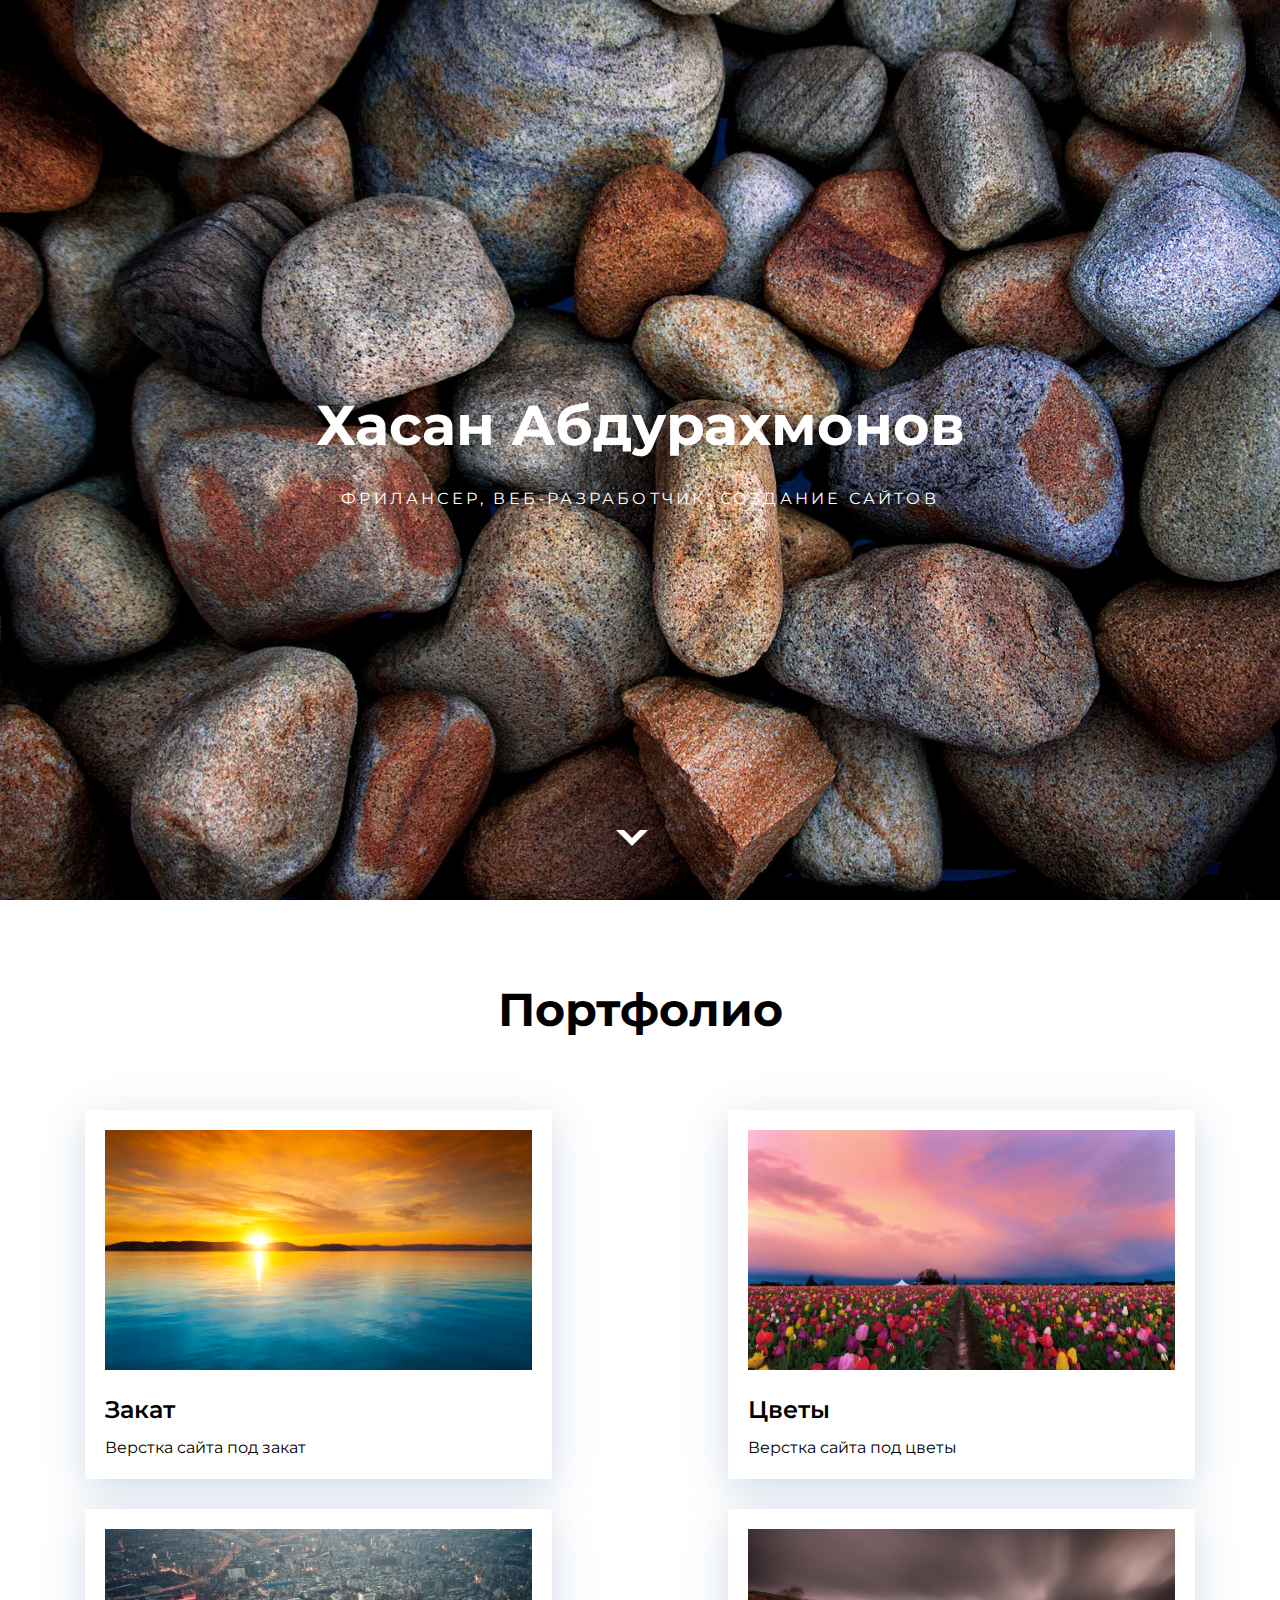
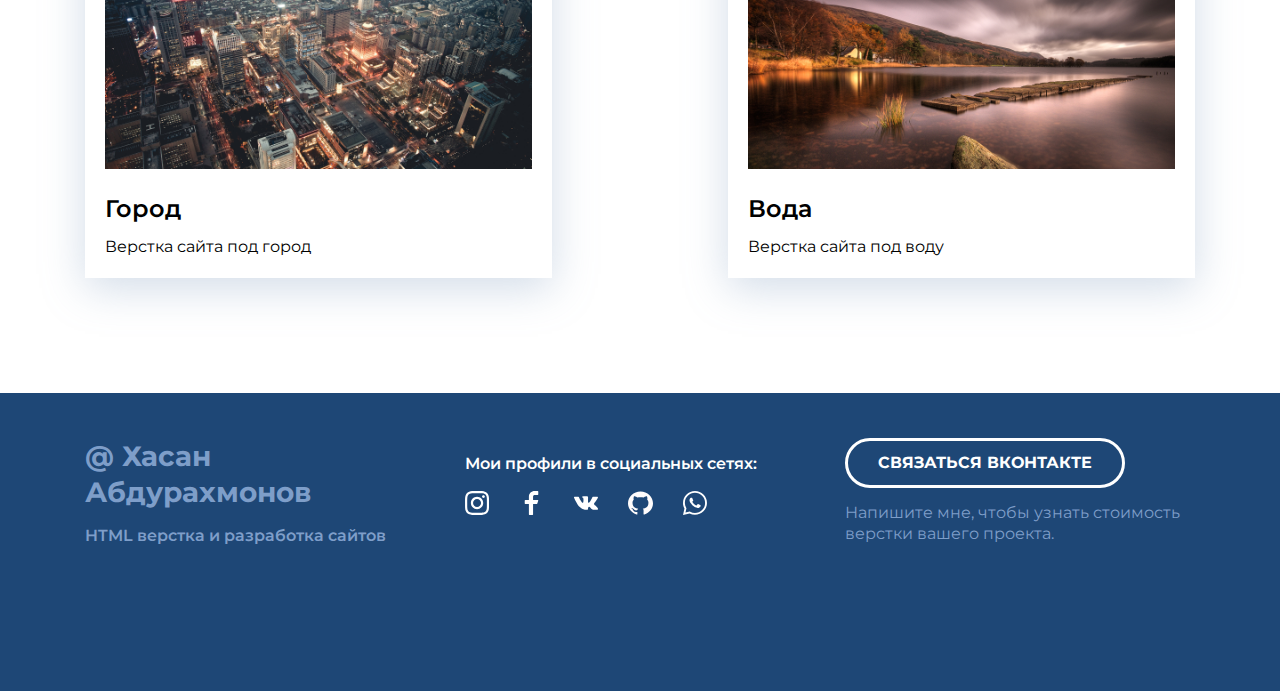
<file: index.html>
<!DOCTYPE html>
<html lang="en">
<head>
    <meta charset="UTF-8">
    <meta name="viewport" content="width=device-width, initial-scale=1.0">
    <title>Hasan</title>
    <link rel="stylesheet" href="main.css">
    <link rel="stylesheet" href="./media.css">
    <link href="https://fonts.googleapis.com/css2?family=Montserrat:wght@400;600;700&display=swap" rel="stylesheet">
</head>
<body>
 
        <header class="header ">
            <h1 class="header-title">Хасан Абдурахмонов</h1>
            <p class="header-subtitle">Фрилансер, веб-разработчик, создание сайтов</p>
            <div class="header-arrow">
                <img src="./down-arrow.png" alt="arrow">
            </div>
         </header>

        <main class="portfolio  ">
                <main class="container">
                    <h2 class="portfolio-header">Портфолио</h2>
        
                    <!-- portfolio-cards-wrapper -->
                    <div class="portfolio-cards-wrapper">

                         <!-- card -->
                    <div class="card">
                        <a href="sunset.html" class="card-link">
                            <img class="card-img" src="./Sunset.jpg" alt="sunset">
                            <h3 class="card-title">Закат</h3>
                            <p>Верстка сайта под закат</p>
                        </a>
                    </div>
                    <!-- //card -->

                    <!-- card -->
                    <div class="card">
                    <a href="#" class="card-link">
                        <img class="card-img" src="./Flowers.jpg" alt="sunset">
                        <h3 class="card-title">Цветы</h3>
                        <p>Верстка сайта под цветы</p>
                    </a>
                    </div>
                    <!-- //card -->

                    <!-- card -->
                    <div class="card">
                    <a href="#" class="card-link">
                        <img class="card-img" src="./City.jpg" alt="sunset">
                        <h3 class="card-title">Город</h3>
                        <p>Верстка сайта под город</p>
                    </a>
                    </div>
                    <!-- //card -->

                    <!-- card -->
                    <div class="card">
                    <a href="#" class="card-link">
                        <img class="card-img" src="./Water.jpg" alt="sunset">
                        <h3 class="card-title">Вода</h3>
                        <p>Верстка сайта под воду</p>
                    </a>
                    </div>
                    <!-- //card -->
                    </div>
                    <!-- //portfolio-cards-wrapper -->
                   

                </main>
        </main>
        <footer class="footer ">
            <div class="container">
                <div class="footer-row">
                    <!-- footer-copyright -->
                    <div class="footer-copyright footer-col">
                        <div class="footer-copyright-name">@ Хасан Абдурахмонов</div>
                        <p>HTML верстка и разработка сайтов</p>
                    </div>
                    <!-- //footer-copyright -->

                    <!-- footer-icons -->
                    <div class="footer-icons footer-col">
                        <p>Мои профили в социальных сетях:</p>
                        <div class="footer-icons-row">
                            <a href="https://www.instagram.com/hasan_abdurahmonov_/" target="_blank"><img src="./instagram.svg" alt="instagram">
                            </a>
                            <a href="https://www.facebook.me/hasan.abdurahmonov.904" target="_blank"><img src="./facebook.svg" alt="facebook">
                            </a>
                            <a href="https://vk.me/hasan_abdurahmonov2001" target="_blank"><img src="./vk.svg" alt="vkonatakte">
                            </a>
                            <a href="https://github.com/hasan2001jk" target="_blank"><img src="./github.svg" alt="github">
                            </a>
                            <a href="https://web.whatsapp.com/" target="_blank"><img src="./whatsapp.svg" alt="whatsapp">
                            </a>
                        </div>

                    </div>
                    <!-- //footer-icons -->

                    <div class="footer-contacts footer-col">
                        <a href="https://vk.com/hasan_abdurahmonov2001" target="_blank" class="footer-button">
                        Связаться Вконтакте
                        </a>
                        <p>Напишите мне, чтобы узнать стоимость верстки вашего проекта.</p>
                    </div>
                </div>
            </div>
        </footer>

</body>
</html>
</file>
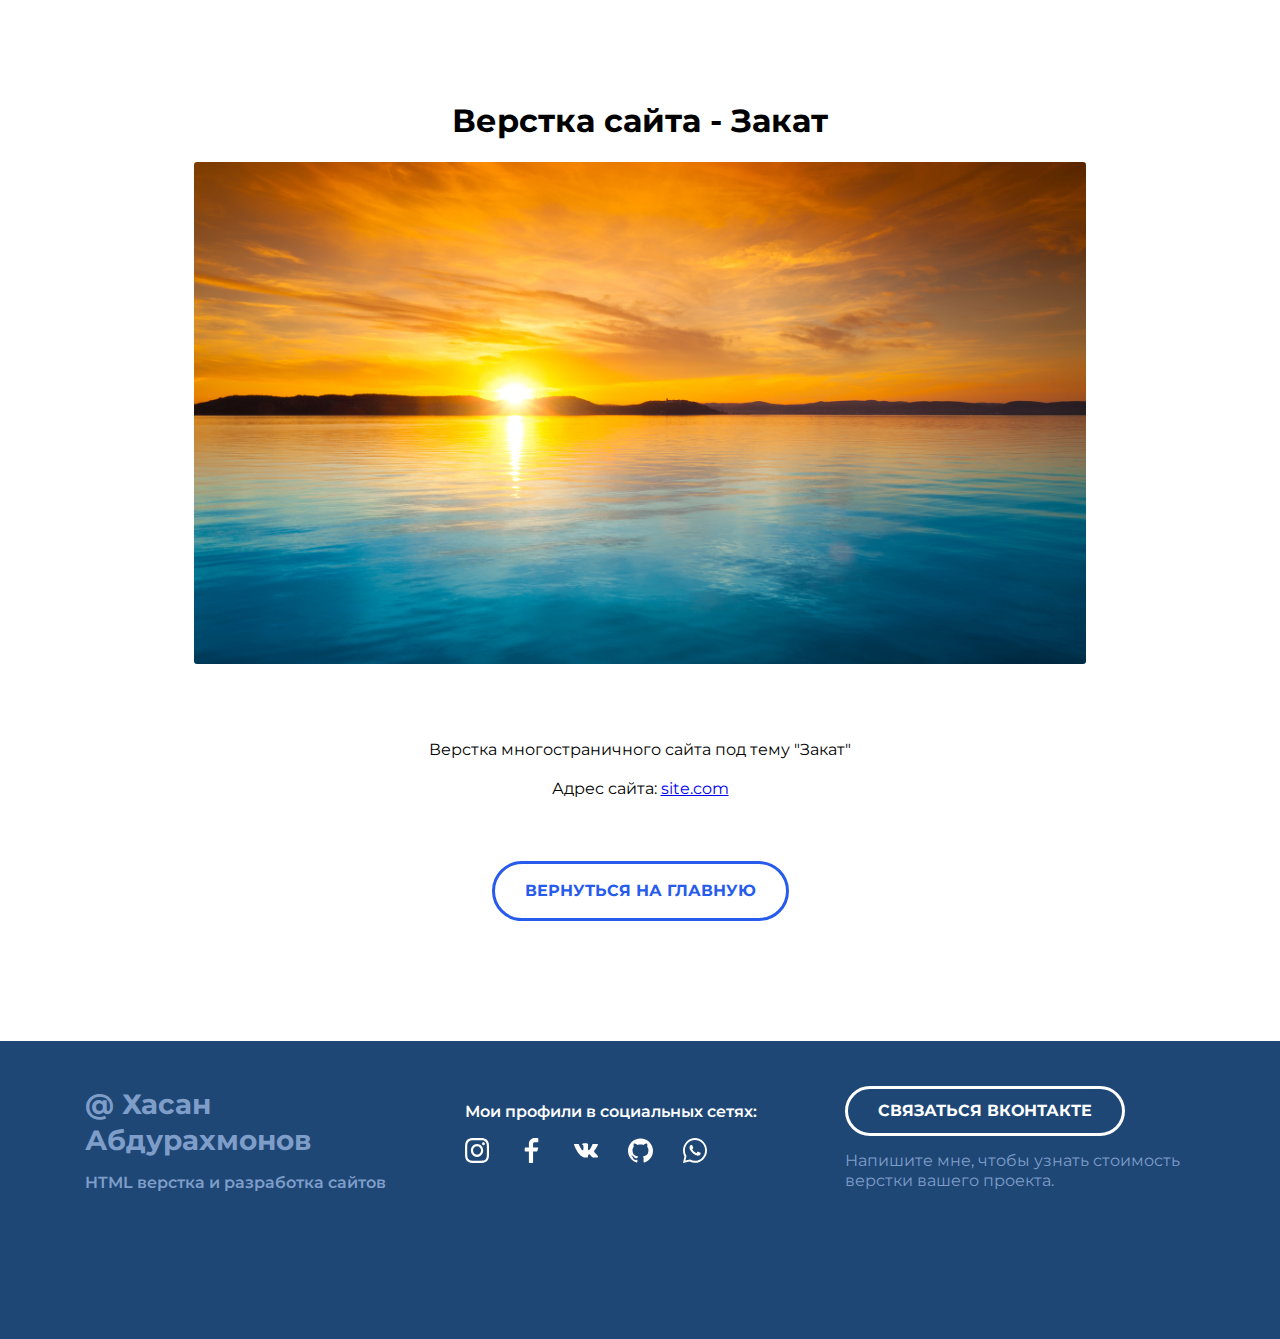
<file: sunset.html>
<!DOCTYPE html>
<html lang="ru">
<head>
    <meta charset="UTF-8">
    <meta name="viewport" content="width=device-width, initial-scale=1.0">
    <link rel="stylesheet" href="main.css">
    <link href="https://fonts.googleapis.com/css2?family=Montserrat:wght@400;600;700&display=swap" rel="stylesheet">
    <link rel="stylesheet" href="./media.css">
    <title>Sunrise</title>
</head>
<body>
    
    <article class="project">
        <div class="container">
            <h1 calss="project-header">Верстка сайта - Закат</h1>
            <div class="project-img">
                <img src="./Sunset.jpg" alt="sunset">
            </div>
            <div class="project-desription">
                <p>Верстка многостраничного сайта под тему "Закат"</p>
                <p>Адрес сайта: <a href="#">site.com</a></p>
            </div>
            <a href="index.html" class = "project-button-back">Вернуться на главную</a>
        </div>
    </article>
    <footer class="footer">
        <div class="container">
            <div class="footer-row">
                <!-- footer-copyright -->
                <div class="footer-copyright footer-col">
                    <div class="footer-copyright-name">@ Хасан Абдурахмонов</div>
                    <p>HTML верстка и разработка сайтов</p>
                </div>
                <!-- //footer-copyright -->

                <!-- footer-icons -->
                <div class="footer-icons footer-col">
                    <p>Мои профили в социальных сетях:</p>
                    <div class="footer-icons-row">
                        <a href="https://www.instagram.com/hasan_abdurahmonov_/" target="_blank"><img src="./instagram.svg" alt="instagram">
                        </a>
                        <a href="https://www.facebook.me/hasan.abdurahmonov.904" target="_blank"><img src="./facebook.svg" alt="facebook">
                        </a>
                        <a href="https://vk.me/hasan_abdurahmonov2001" target="_blank"><img src="./vk.svg" alt="vkonatakte">
                        </a>
                        <a href="https://github.com/hasan2001jk" target="_blank"><img src="./github.svg" alt="github">
                        </a>
                        <a href="https://web.whatsapp.com/" target="_blank"><img src="./whatsapp.svg" alt="whatsapp">
                        </a>
                    </div>

                </div>
                <!-- //footer-icons -->

                <div class="footer-contacts footer-col">
                    <a href="#" class="footer-button">
                    Связаться Вконтакте
                    </a>
                    <p>Напишите мне, чтобы узнать стоимость верстки вашего проекта.</p>
                </div>
            </div>
        </div>
    </footer>
</body>
</html>
</file>
<file: main.css>
*{
    box-sizing: border-box;
}

body{
    margin:0;
    font-family: 'Montserrat', sans-serif;
    color:black;
}


.container{
    max-width:1140px;
    margin-left:auto;
    margin-right:auto;
    padding-left: 15px;
    padding-right: 15px;
}

.none{
    display:none !important;
}
/* header */
.header{
    position: relative;
         /* Определяем модель flex-box для блока .header */
    display:flex;
    /* Выстраиваем flex- элементы в колоннку. Основная ось Y */
    flex-direction: column;
    /* Выравнивание контента по вертикали ПО основной оси  */
    justify-content: center;
    /* Выравнивание контента по горизантали ПО поперечной оси */
    align-items: center;


    width:100%;
    height:100vh;

    background-color:#556983;
    background-image: url("./header-background.jpg");
    background-size: cover;
    background-position: center;
    

    }

    .header-title{
        font-weight:700;
        font-size:56px;
        line-height:130%;/* 1.3 * 56 = 72.8 */
        text-align: center;
        color:white;
        margin:0;
        margin-bottom:25px;

}

.header-subtitle{
    font-size:16px;
    line-height:150%; /*1.5 * 16 = 24*/
    letter-spacing: 0.2em;
    text-transform: uppercase;
    color:white;
    margin:0;
}

.header-arrow{
    width:48px;
    height:48px;

    position:absolute;
    bottom:30px;
    left:50%;
    transform: translate(-50%,0);
}

/* Portfolio */

.portfolio{
    padding-top:80px;
    padding-bottom:115px;
}

.portfolio-header{
    font-weight:700;
    font-size:46px;
    line-height:130%;
    text-align:center;
    color:black;
    margin: 0;
    margin-bottom: 70px;
}

.portfolio-cards-wrapper{
    display:flex;
    flex-wrap:wrap;
    justify-content: space-between;
}

.card{
    background-color: #fff;
    max-width: 540px;
    margin-bottom: 30px;
    box-shadow:0px 10px 40px rgba(126,155,189,0.35);
    transition: transform 0.2s ease-in;
}

.card:hover{
    transform: translateY(-15px);
}

.card-link{
    display:block;
    text-decoration: none;
    color:black;
    padding: 20px;
    transition: color 0.2s ease-in;
}

.card-link:hover{
    color:rgb(39,91,236);
}

.card:last-child,.card:nth-last-child(2){
    margin-bottom:0;
    
}



.card-img{
    margin-bottom:20px;  
    max-width:500px;
    max-height:240px;  
}

.card-title{
    font-size:24px;
    font-weight:600;
    line-height: 130%;
    margin: 0;
    margin-bottom:13px;
}

.card p{
    font-size:16px;
    line-height:130%;
    margin:0;
}
/* footer */

.footer{
    background-color:#1E4776;
    padding-top: 45px;
    padding-bottom: 130px;
    color:white;
}

.footer-row{
    display:flex;
    flex-direction: row;
    justify-content: space-between;
}

.footer-col{
    max-width: 350px;
    flex-grow: 1;
}

.footer-copyright{
    color:#7E9EC9;
    line-height:1.3; /*1.3*28 */
    
}

.footer-copyright-name{
    font-weight:700;
    font-size:28px;
    margin-bottom:15px;
}

.footer-copyright p{
    margin: 0;
    font-size: 16px;
    font-weight: 600;
    margin-bottom:15px;

}




.footer-icons p{
    font-weight:600;
    font-size:16px;
    line-height:1.3;
    flex-grow:1;

}

.footer-icons-row{
    display:flex;
    align-items: center;
}

.footer-icons-row img{
    max-width:24.4px;
    max-height:29.31px;
}

.footer-icons-row > * + *{
    margin-left: 30px;
}



.footer-button{
    display:inline-block;
    height:50px;
    border:3px solid white;
    border-radius: 50px;
    

    padding-left:30px;
    padding-right: 30px;
    line-height: 44px;

    color:white;
    font-weight: 700;
    font-size: 16px;
    text-transform: uppercase;
    text-decoration: none;

    transition:all 0.2s ease-in;
}

.footer-button:hover{
    background-color: white;
    color:#1E4776;
}

.footer-contacts p{
    margin: 15px 0;
    line-height: 1.3;
    font-size:16 ;
    color:#7E9EC9;
}

/* Sunset */

.project{
    padding-top:80px;
    padding-bottom: 120px;
    text-align: center;
}

.project-header{
    margin:0;
    margin-bottom: 40px;
    font-size:46px;
    font-weight:bold;
    line-height: 1.3;
}

.project-img{
    margin-bottom: 70px;
}

.project-img img{
    max-width: 892px;
    max-height:725px;
    border-radius: 3px;
}

.project-desription{
    margin-left: auto;
    margin-right: auto;
    max-width: 730px;
    margin-bottom: 60px;
   
}

.project-desription p{
    margin-top: 0;
    margin-bottom: 15px;
    font-style: 16px;
    line-height: 1.5;

}

.project-button-back{
    display:inline-block;
    height:60px;
    border:3px solid #275BEC;
    border-radius: 50px;
    

    padding-left:30px;
    padding-right: 30px;
    line-height: 54px;

    color:#275BEC;
    font-weight: 700;
    font-size: 16px;
    text-transform: uppercase;
    text-decoration: none;
    transition:all 0.2s ease-in;
}

.project-button-back:hover{
    background-color: #275BECff;
    color:white;
}
</file>
<file: media.css>
/* Медиа запро для экранов с размерами меньше 1140px */
@media (max-width:1140px){
    .card{
        width:calc(50% - 15px);
    }
    .card img{
        max-width:100%;
    }

    .footer{
        padding-top: 40px;
        padding-bottom: 60px;
    }

    .footer-row{
        flex-direction: column-reverse;
        align-items: center;
        text-align:center;
    }

    .footer-col{
        margin-bottom: 50px;
    }

    .footer-col:first-child{
        margin-bottom: 0;
    }
}


@media (max-width:760px){
    .header-title{
        font-size:32px;
    }

    .card img{
        max-width:100%;
    }

    .header-subtitle{
        font-size:14px;
        text-align:center;
    }

    .portfolio{
        padding-top: 40px;
        padding-bottom: 60px;
    }

    .portfolio-header{
        font-size:32px;
        margin-bottom: 30px;
    }

    .card{
        width:100%;
        max-width: 530;
    }

    .portfolio-cards-wrapper{
        justify-content: center;
    }

    .card-link{
        padding: 15px;
    }

    .card:nth-last-child(2){
        margin-bottom: 30px;
    }

    .card-img{
        margin-bottom: 10px;
    }

    .card-title{
        font-size:18px;
        margin-bottom: 10px;
    }

    .card p{
        font-size: 14px;
    }

    .footer-copyright-name{
        margin-bottom: 5px;
        font-size: 18px;
    }

    .footer-copyright p{
        font-size: 14px;
    }

    .footer-icons p{
        font-size: 14px;
    }

    .footer-contacts p{
        font-size: 14px;
        margin: 0;
        margin-top: 15px;
    }

    .project{
        padding-top: 40px;
        padding-bottom: 60px;
    }

    .project-header{
        font-size: 28px;
        margin-bottom: 30px;
    }

    .project-img{
        margin-bottom: 20px;
    }

    .project-desription{
        margin-bottom: 50px;
    }

    .project-button-back{
        padding: 0 10px;
        width: 100%;
        max-width:320px;
    }
}
</file>
